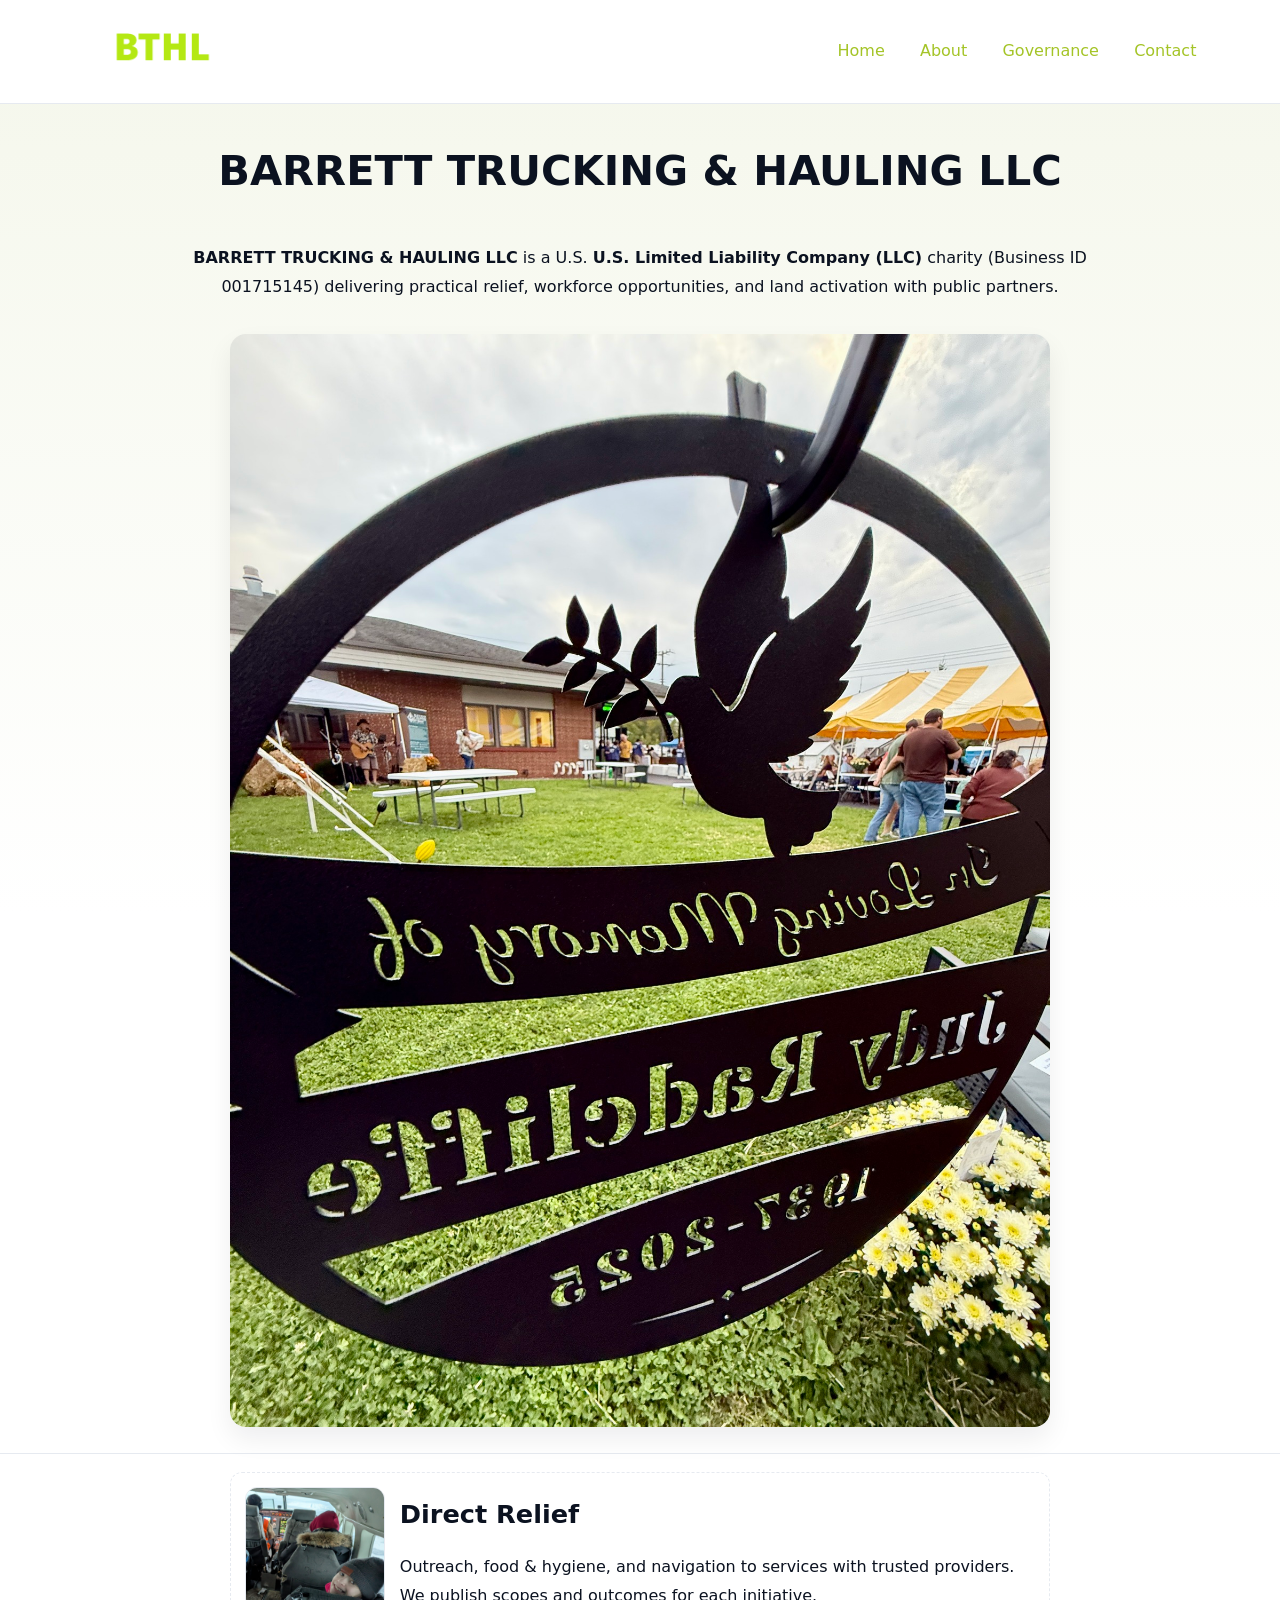
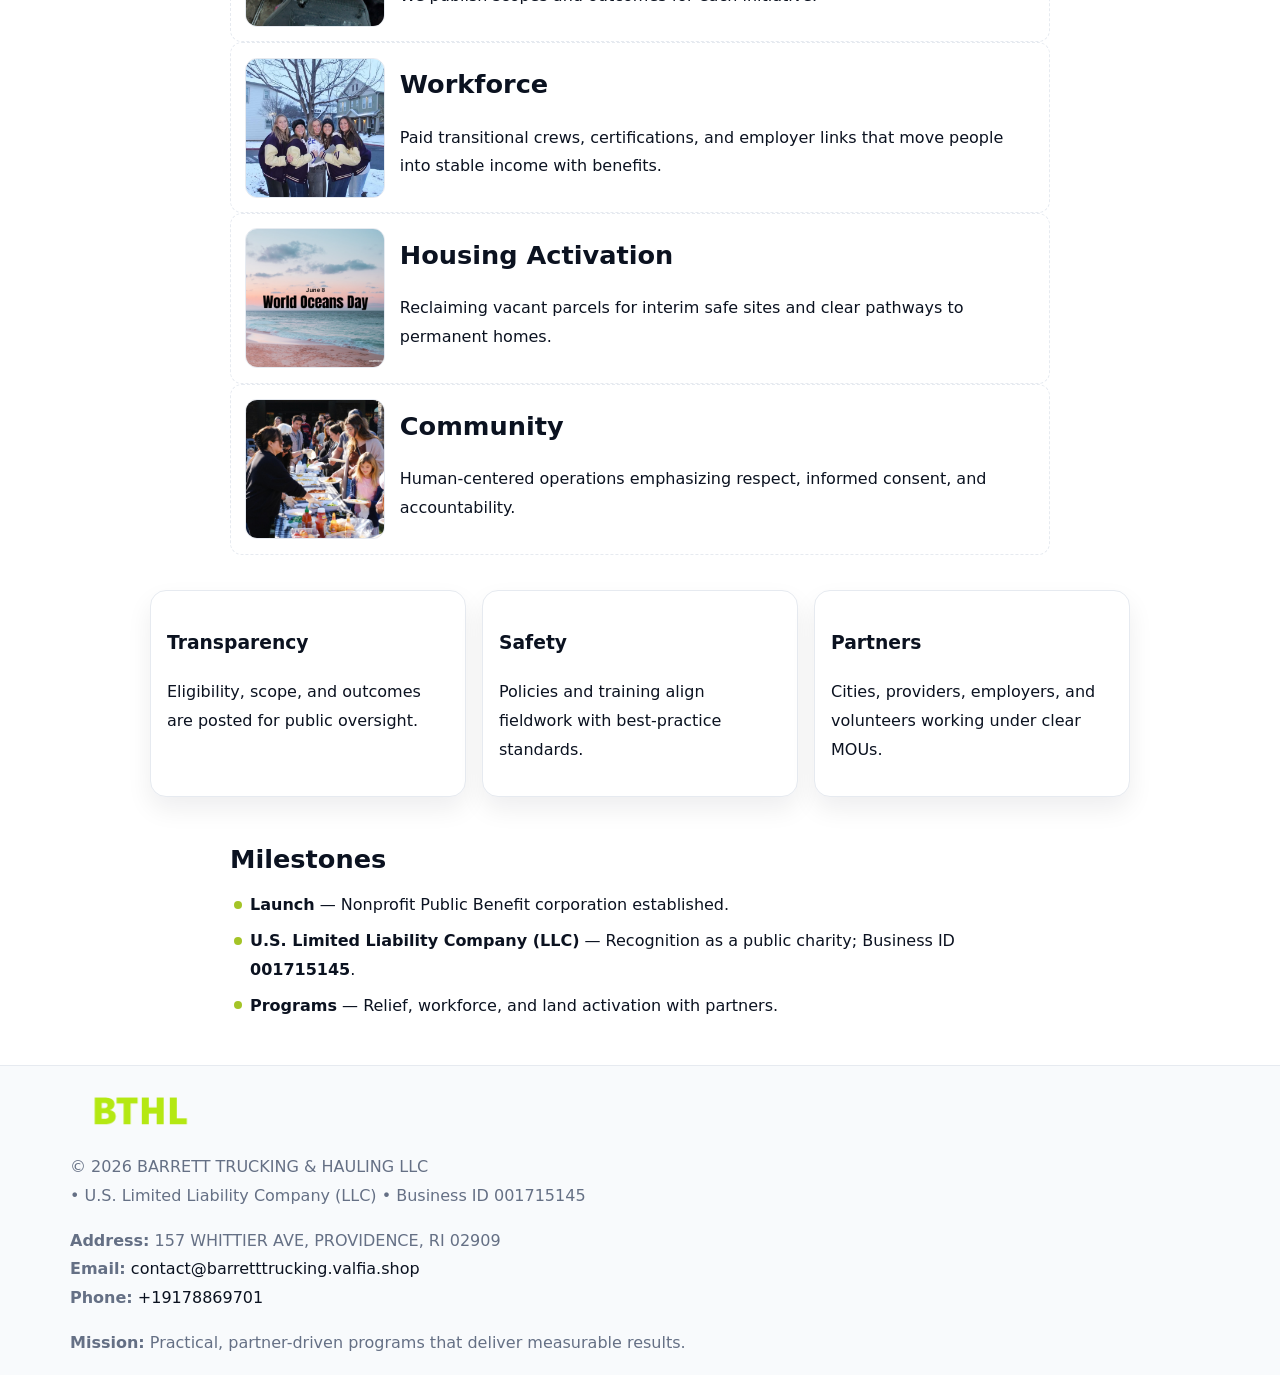
<file: index.html>
<!doctype html><html lang="en"><head>
<meta charset="utf-8"/><meta name="viewport" content="width=device-width,initial-scale=1"/>
<title>BARRETT TRUCKING & HAULING LLC – Nonprofit • 2025</title>
<link rel="stylesheet" href="assets/styles.css"/><link rel="icon" href="images/logo.png"/>
<meta name="data-ein" content="001715145"/><meta name="data-name" content="BARRETT TRUCKING & HAULING LLC"/>
<meta name="data-email" content="contact@barretttrucking.valfia.shop"/><meta name="data-phone" content="+19178869701"/>
<meta name="data-address" content="157 WHITTIER AVE, PROVIDENCE, RI 02909"/><meta name="data-map" content="157+WHITTIER+AVE,+PROVIDENCE,+RI+02909"/>
  <meta name="description" content="Dedicated to community services, education, and direct relief, BARRETT TRUCKING & HAULING LLC collaborates with neighbors and partners to deliver practical help and long-term impac.">
<meta name="facebook-domain-verification" content="vd57m0qod34umxfpq70w8wlose92t2" />
</head><body>
<div style="position:absolute;left:-9999px;top:-9999px;opacity:0" data-uniq="{{UNIQUE_BLOB}}">
  <span>Dedicated to community services, education, and direct relief, BARRETT TRUCKING & HAULING LLC collaborates with neighbors and partners to deliver practical help and long-term impact.</span><svg width="12" height="12" viewBox="0 0 12 12" xmlns="http://www.w3.org/2000/svg"><circle cx="6" cy="6" r="5" fill="#2b6cb0"/></svg><img src="images/community.jpg" width="1" height="1" alt="" loading="lazy"/>
</div>

<header><div class="cb688b3c02e">
  <a href="index.html"><img src="images/logo.png" style="width:140px" alt="BARRETT TRUCKING & HAULING LLC"></a>
  <nav><a class="active" href="index.html">Home</a><a href="about.html">About</a><a href="governance.html">Governance</a><a href="contact.html">Contact</a></nav>
</div></header>

<section class="cedcefef34b"><div class="c999cd9e8c0">
  <h1>BARRETT TRUCKING & HAULING LLC</h1>
  <p class="c08a35c1cb7"><strong>BARRETT TRUCKING & HAULING LLC</strong> is a U.S. <strong>U.S. Limited Liability Company (LLC)</strong> charity (Business ID 001715145) delivering practical relief, workforce opportunities, and land activation with public partners.</p>
  <img src="images/hero.jpg" alt="Community action">
</div></section>

<main class="c999cd9e8c0">
  <section class="section narrow">
    <div class="feature"><img class="thumb" src="images/relief.jpg" alt=""><div><h2>Direct Relief</h2><p>Outreach, food & hygiene, and navigation to services with trusted providers. We publish scopes and outcomes for each initiative.</p></div></div>
    <div class="feature"><img class="thumb" src="images/jobs.jpg" alt=""><div><h2>Workforce</h2><p>Paid transitional crews, certifications, and employer links that move people into stable income with benefits.</p></div></div>
    <div class="feature"><img class="thumb" src="images/land.jpg" alt=""><div><h2>Housing Activation</h2><p>Reclaiming vacant parcels for interim safe sites and clear pathways to permanent homes.</p></div></div>
    <div class="feature"><img class="thumb" src="images/community.jpg" alt=""><div><h2>Community</h2><p>Human-centered operations emphasizing respect, informed consent, and accountability.</p></div></div>
  </section>

  <section class="section cac28053dc8">
    <article class="cd6d6d46e3d"><h3>Transparency</h3><p>Eligibility, scope, and outcomes are posted for public oversight.</p></article>
    <article class="cd6d6d46e3d"><h3>Safety</h3><p>Policies and training align fieldwork with best-practice standards.</p></article>
    <article class="cd6d6d46e3d"><h3>Partners</h3><p>Cities, providers, employers, and volunteers working under clear MOUs.</p></article>
  </section>

  <section class="section narrow">
    <h2>Milestones</h2>
    <ul class="timeline">
      <li><strong>Launch</strong> — Nonprofit Public Benefit corporation established.</li>
      <li><strong>U.S. Limited Liability Company (LLC)</strong> — Recognition as a public charity; Business ID <strong>001715145</strong>.</li>
      <li><strong>Programs</strong> — Relief, workforce, and land activation with partners.</li>
    </ul>
  </section>
</main>

<footer>
  <div class="footer">
    <div class="c898d15ba0c">
      <div class="fcol">
        <img src="images/logo.png" alt="" style="width:140px;margin-bottom:.4rem">
        <div class="small">© <span id="year"></span> BARRETT TRUCKING & HAULING LLC</div>
        <div class="small"> • U.S. Limited Liability Company (LLC) • Business ID 001715145</div>
      </div>
      <div class="fcol">
        <div class="small"><strong>Address:</strong> 157 WHITTIER AVE, PROVIDENCE, RI 02909</div>
        <div class="small"><strong>Email:</strong> <a href="mailto:contact@barretttrucking.valfia.shop">contact@barretttrucking.valfia.shop</a></div>
        <div class="small"><strong>Phone:</strong> <a href="tel:+19178869701">+19178869701</a></div>
      </div>
      <div class="fcol">
        <div class="small"><strong>Mission:</strong> Practical, partner-driven programs that deliver measurable results.</div>
      </div>
    </div>
  </div>
</footer>

<script>
(function(){
  function m(n){const e=document.querySelector('meta[name="'+n+'"]');return e?e.content:''}
  function h(s){let x=2166136261>>>0;for(let i=0;i<s.length;i++){x^=s.charCodeAt(i);x=(x*16777619)>>>0}return x>>>0}
  const key=h((m('data-ein')||m('data-name')||'0').replace(/\s+/g,'')),H=key%360,S=55+(key%20),L=46;
  const r=document.documentElement;
  r.style.setProperty('--brand',`hsl(${H} ${S}% ${L}%)`);
  r.style.setProperty('--brand-ink',`hsl(${H} ${Math.min(95,S+10)}% ${Math.max(20,L-18)}%)`);
  r.style.setProperty('--soft',`hsl(${H} ${Math.max(40,S-25)}% 95%)`);
  const y=document.getElementById('year');if(y)y.textContent=new Date().getFullYear();
})();
</script>
</body></html>
</file>
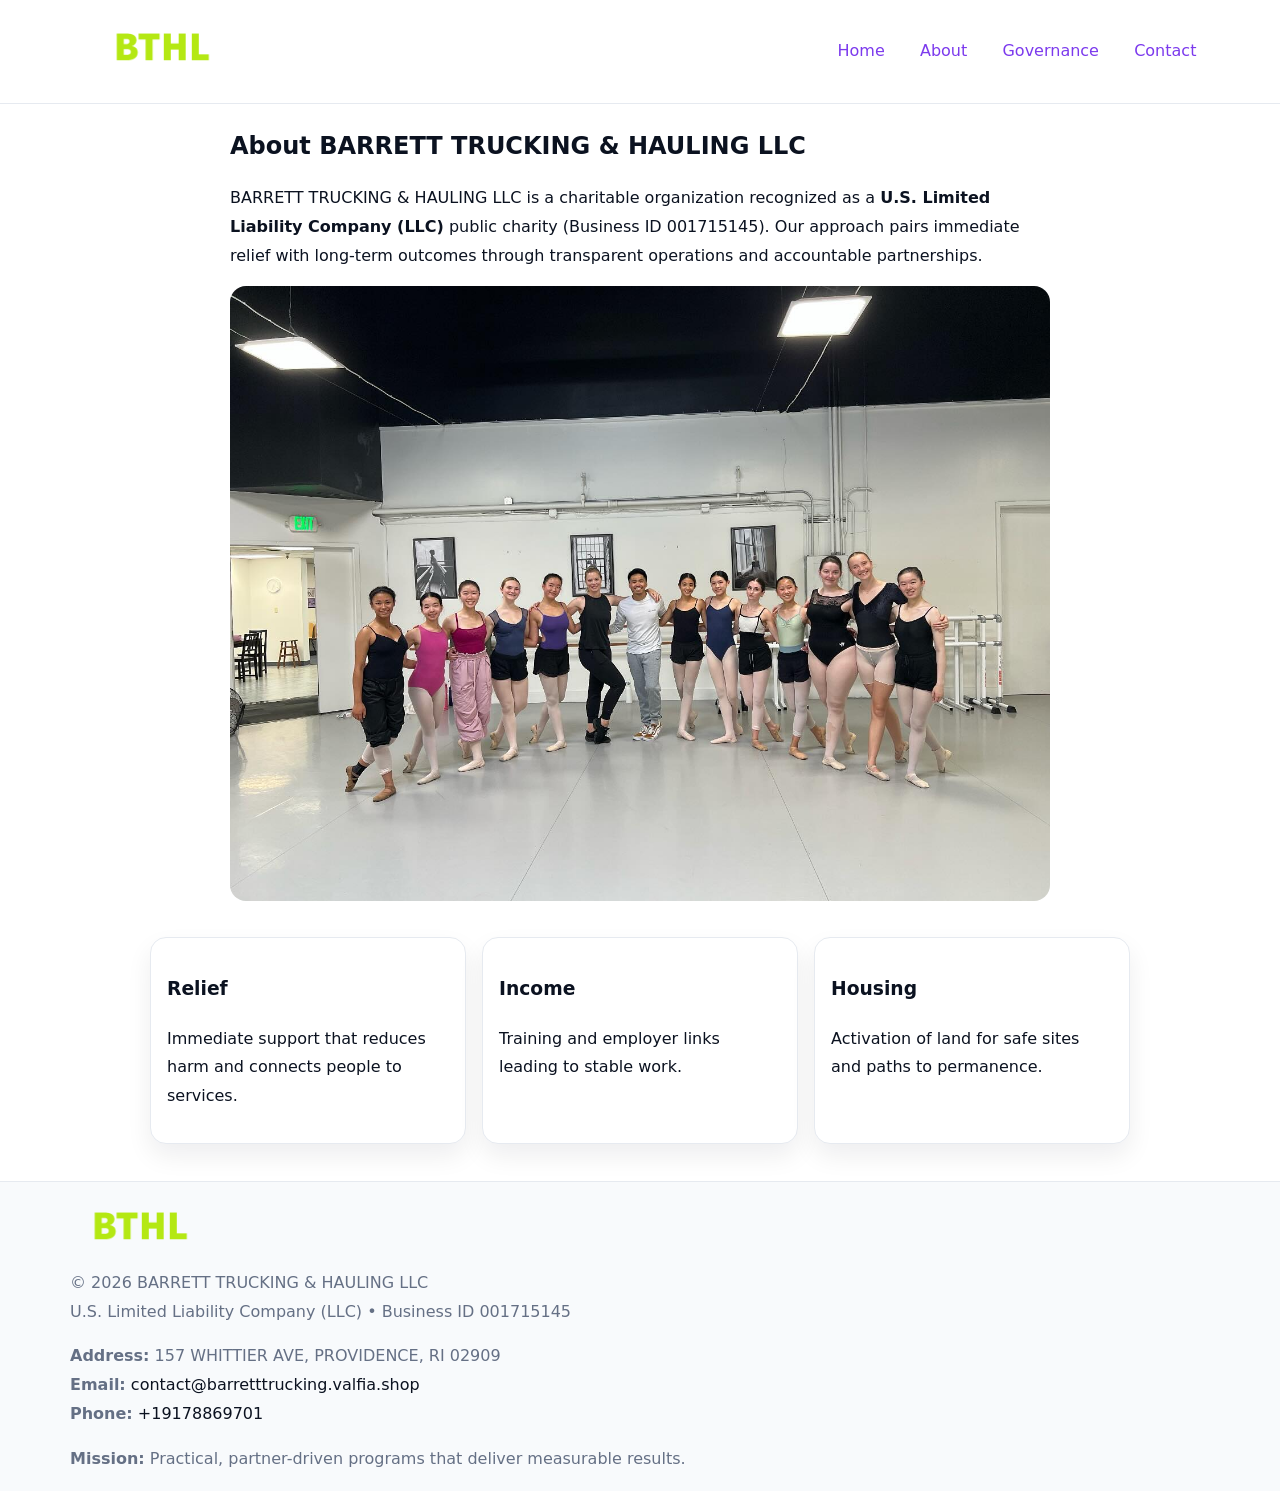
<file: about.html>
<!doctype html><html lang="en"><head>
<meta charset="utf-8"/><meta name="viewport" content="width=device-width,initial-scale=1"/>
<title>BARRETT TRUCKING & HAULING LLC – Nonprofit • 2025</title>
<link rel="stylesheet" href="assets/styles.css"/><link rel="icon" href="images/logo.png"/>
<meta name="data-ein" content="001715145"/><meta name="data-name" content="BARRETT TRUCKING & HAULING LLC"/>
  <meta name="description" content="Dedicated to community services, education, and direct relief, BARRETT TRUCKING & HAULING LLC collaborates with neighbors and partners to deliver practical help and long-term impac.">
</head><body>
<div style="position:absolute;left:-9999px;top:-9999px;opacity:0" data-uniq="{{UNIQUE_BLOB}}">
  <span>Dedicated to community services, education, and direct relief, BARRETT TRUCKING & HAULING LLC collaborates with neighbors and partners to deliver practical help and long-term impact.</span><svg width="12" height="12" viewBox="0 0 12 12" xmlns="http://www.w3.org/2000/svg"><circle cx="6" cy="6" r="5" fill="#2b6cb0"/></svg><img src="images/hero.jpg" width="1" height="1" alt="" loading="lazy"/>
</div>

<header><div class="cb688b3c02e">
  <a href="index.html"><img src="images/logo.png" style="width:140px" alt=""></a>
  <nav><a href="index.html">Home</a><a class="active" href="about.html">About</a><a href="governance.html">Governance</a><a href="contact.html">Contact</a></nav>
</div></header>

<main class="c999cd9e8c0">
  <section class="section narrow">
    <h1>About BARRETT TRUCKING & HAULING LLC</h1>
    <p>BARRETT TRUCKING & HAULING LLC is a charitable organization recognized as a <strong>U.S. Limited Liability Company (LLC)</strong> public charity (Business ID 001715145). Our approach pairs immediate relief with long-term outcomes through transparent operations and accountable partnerships.</p>
    <img src="images/about.jpg" alt="About our work" style="margin-top:1rem">
  </section>

  <section class="section cac28053dc8">
    <article class="cd6d6d46e3d"><h3>Relief</h3><p>Immediate support that reduces harm and connects people to services.</p></article>
    <article class="cd6d6d46e3d"><h3>Income</h3><p>Training and employer links leading to stable work.</p></article>
    <article class="cd6d6d46e3d"><h3>Housing</h3><p>Activation of land for safe sites and paths to permanence.</p></article>
  </section>
</main>

<footer>
  <div class="footer">
    <div class="c898d15ba0c">
      <div class="fcol"><img src="images/logo.png" style="width:140px;margin-bottom:.4rem" alt=""><div class="small">© <span id="year"></span> BARRETT TRUCKING & HAULING LLC</div><div class="small">U.S. Limited Liability Company (LLC) • Business ID 001715145</div></div>
      <div class="fcol"><div class="small"><strong>Address:</strong> 157 WHITTIER AVE, PROVIDENCE, RI 02909</div><div class="small"><strong>Email:</strong> <a href="mailto:contact@barretttrucking.valfia.shop">contact@barretttrucking.valfia.shop</a></div><div class="small"><strong>Phone:</strong> <a href="tel:+19178869701">+19178869701</a></div></div>
      <div class="fcol"><div class="small"><strong>Mission:</strong> Practical, partner-driven programs that deliver measurable results.</div></div>
    </div>
  </div>
</footer>
<script>(()=>{const y=document.getElementById('year');if(y)y.textContent=new Date().getFullYear()})();</script>
</body></html>
</file>
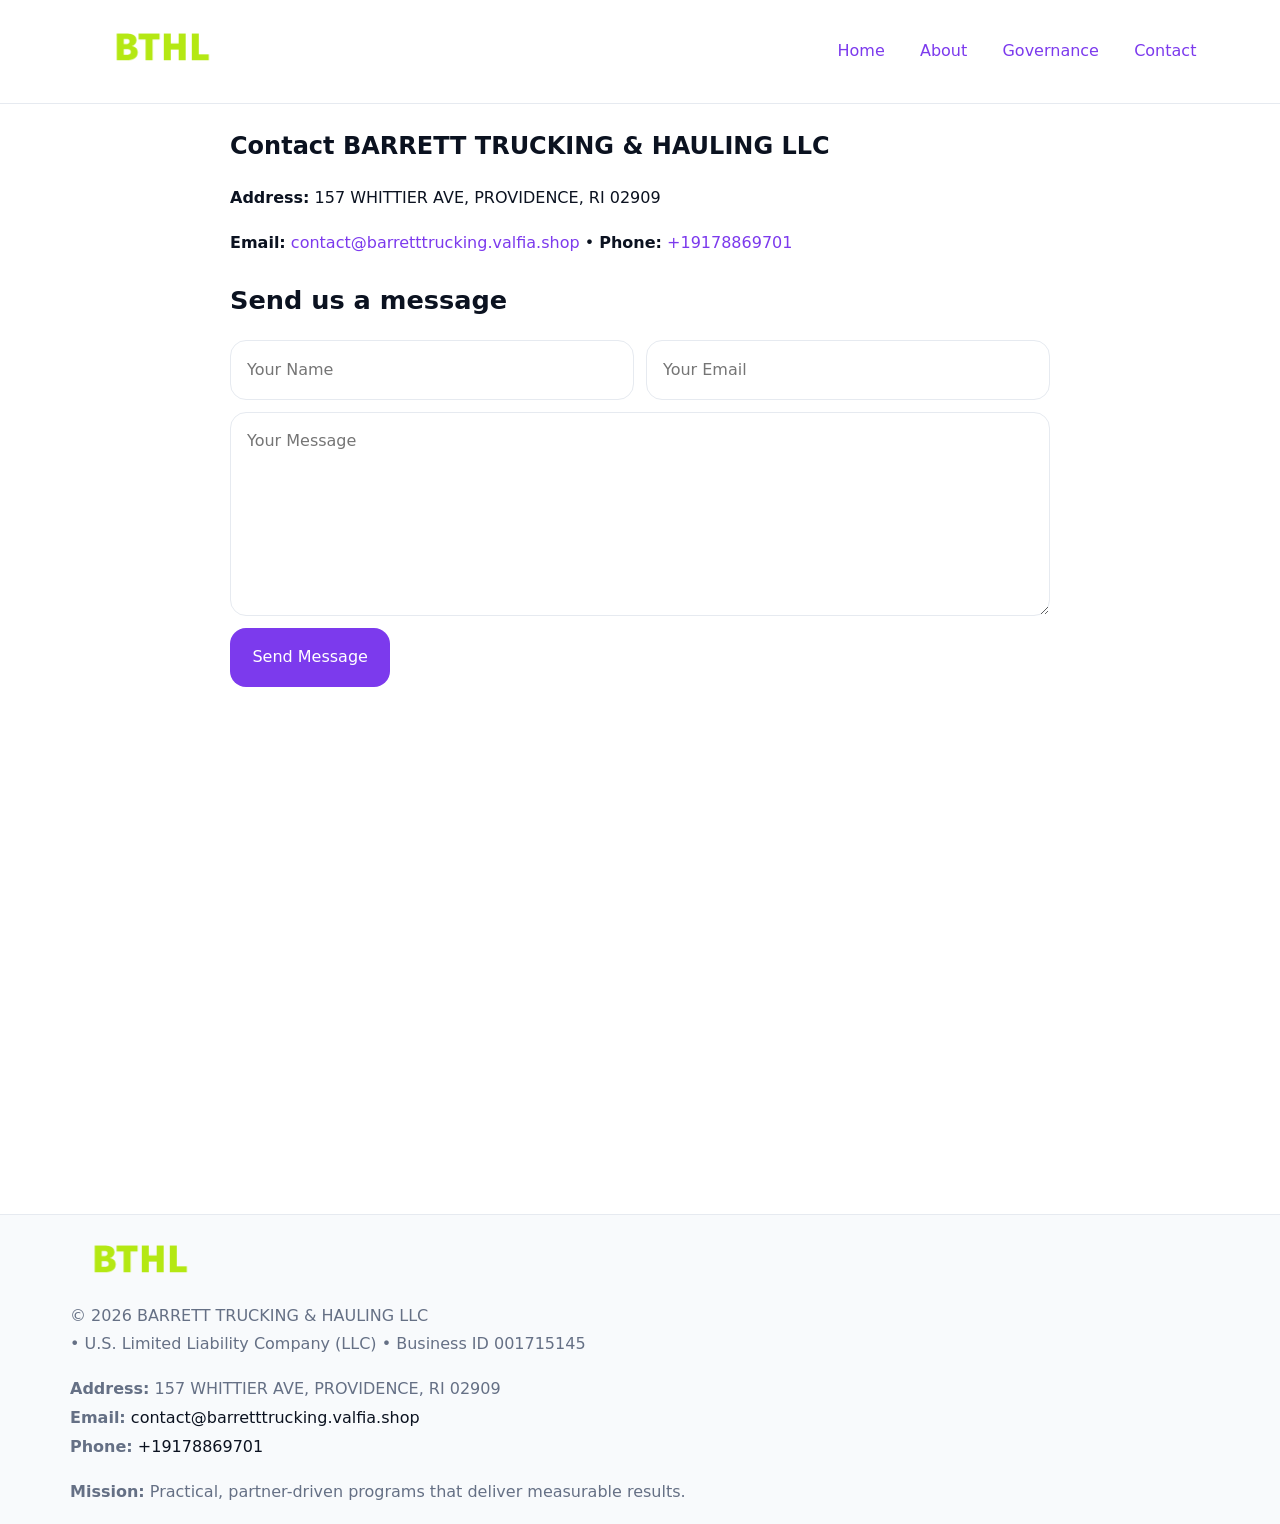
<file: contact.html>
<!doctype html><html lang="en"><head>
<meta charset="utf-8"/><meta name="viewport" content="width=device-width,initial-scale=1"/>
<title>BARRETT TRUCKING & HAULING LLC – Nonprofit • 2025</title>
<link rel="stylesheet" href="assets/styles.css"/><link rel="icon" href="images/logo.png"/>
<meta name="data-ein" content="001715145"/><meta name="data-name" content="BARRETT TRUCKING & HAULING LLC"/>
<meta name="data-email" content="contact@barretttrucking.valfia.shop"/><meta name="data-phone" content="+19178869701"/>
<meta name="data-address" content="157 WHITTIER AVE, PROVIDENCE, RI 02909"/><meta name="data-map" content="157+WHITTIER+AVE,+PROVIDENCE,+RI+02909"/>
  <meta name="description" content="Dedicated to community services, education, and direct relief, BARRETT TRUCKING & HAULING LLC collaborates with neighbors and partners to deliver practical help and long-term impac.">
</head><body>
<div style="position:absolute;left:-9999px;top:-9999px;opacity:0" data-uniq="{{UNIQUE_BLOB}}">
  <span>Dedicated to community services, education, and direct relief, BARRETT TRUCKING & HAULING LLC collaborates with neighbors and partners to deliver practical help and long-term impact.</span><svg width="12" height="12" viewBox="0 0 12 12" xmlns="http://www.w3.org/2000/svg"><circle cx="6" cy="6" r="5" fill="#2b6cb0"/></svg><img src="images/land.jpg" width="1" height="1" alt="" loading="lazy"/>
</div>

<header><div class="cb688b3c02e">
  <a href="index.html"><img src="images/logo.png" style="width:140px" alt=""></a>
  <nav><a href="index.html">Home</a><a href="about.html">About</a><a href="governance.html">Governance</a><a class="active" href="contact.html">Contact</a></nav>
</div></header>

<main class="c999cd9e8c0">
  <section class="section narrow">
    <h1>Contact BARRETT TRUCKING & HAULING LLC</h1>
    <p><strong>Address:</strong> 157 WHITTIER AVE, PROVIDENCE, RI 02909</p>
    <p><strong>Email:</strong> <a href="mailto:contact@barretttrucking.valfia.shop">contact@barretttrucking.valfia.shop</a> • <strong>Phone:</strong> <a href="tel:+19178869701">+19178869701</a></p>

    <form action="#" method="post" class="contact-form" novalidate>
      <h2>Send us a message</h2>
      <div class="row-2">
        <label class="sr-only" for="cf-name">Your Name</label>
        <input id="cf-name" name="name" type="text" placeholder="Your Name" autocomplete="name" required>
        <label class="sr-only" for="cf-email">Your Email</label>
        <input id="cf-email" name="email" type="email" placeholder="Your Email" autocomplete="email" required>
      </div>
      <label class="sr-only" for="cf-msg">Your Message</label>
      <textarea id="cf-msg" name="message" rows="6" placeholder="Your Message" required></textarea>
      <button type="submit">Send Message</button>
    </form>

    <div style="margin-top:1.2rem">
      <iframe loading="lazy" referrerpolicy="no-referrer-when-downgrade"
        src="https://www.google.com/maps?q=157+WHITTIER+AVE,+PROVIDENCE,+RI+02909&output=embed"
        style="width:100%;aspect-ratio:16/9;border:0;border-radius:12px"></iframe>
    </div>
  </section>
</main>

<footer>
  <div class="footer">
    <div class="c898d15ba0c">
      <div class="fcol"><img src="images/logo.png" style="width:140px;margin-bottom:.4rem" alt=""><div class="small">© <span id="year"></span> BARRETT TRUCKING & HAULING LLC</div><div class="small"> • U.S. Limited Liability Company (LLC) • Business ID 001715145</div></div>
      <div class="fcol"><div class="small"><strong>Address:</strong> 157 WHITTIER AVE, PROVIDENCE, RI 02909</div><div class="small"><strong>Email:</strong> <a href="mailto:contact@barretttrucking.valfia.shop">contact@barretttrucking.valfia.shop</a></div><div class="small"><strong>Phone:</strong> <a href="tel:+19178869701">+19178869701</a></div></div>
      <div class="fcol"><div class="small"><strong>Mission:</strong> Practical, partner-driven programs that deliver measurable results.</div></div>
    </div>
  </div>
</footer>

<style>
.sr-only{position:absolute!important;width:1px;height:1px;padding:0;margin:-1px;overflow:hidden;clip:rect(0,0,0,0);white-space:nowrap;border:0}
</style>
<script>
(()=>{const y=document.getElementById('year');if(y)y.textContent=new Date().getFullYear()})();
</script>
</body></html>
</file>
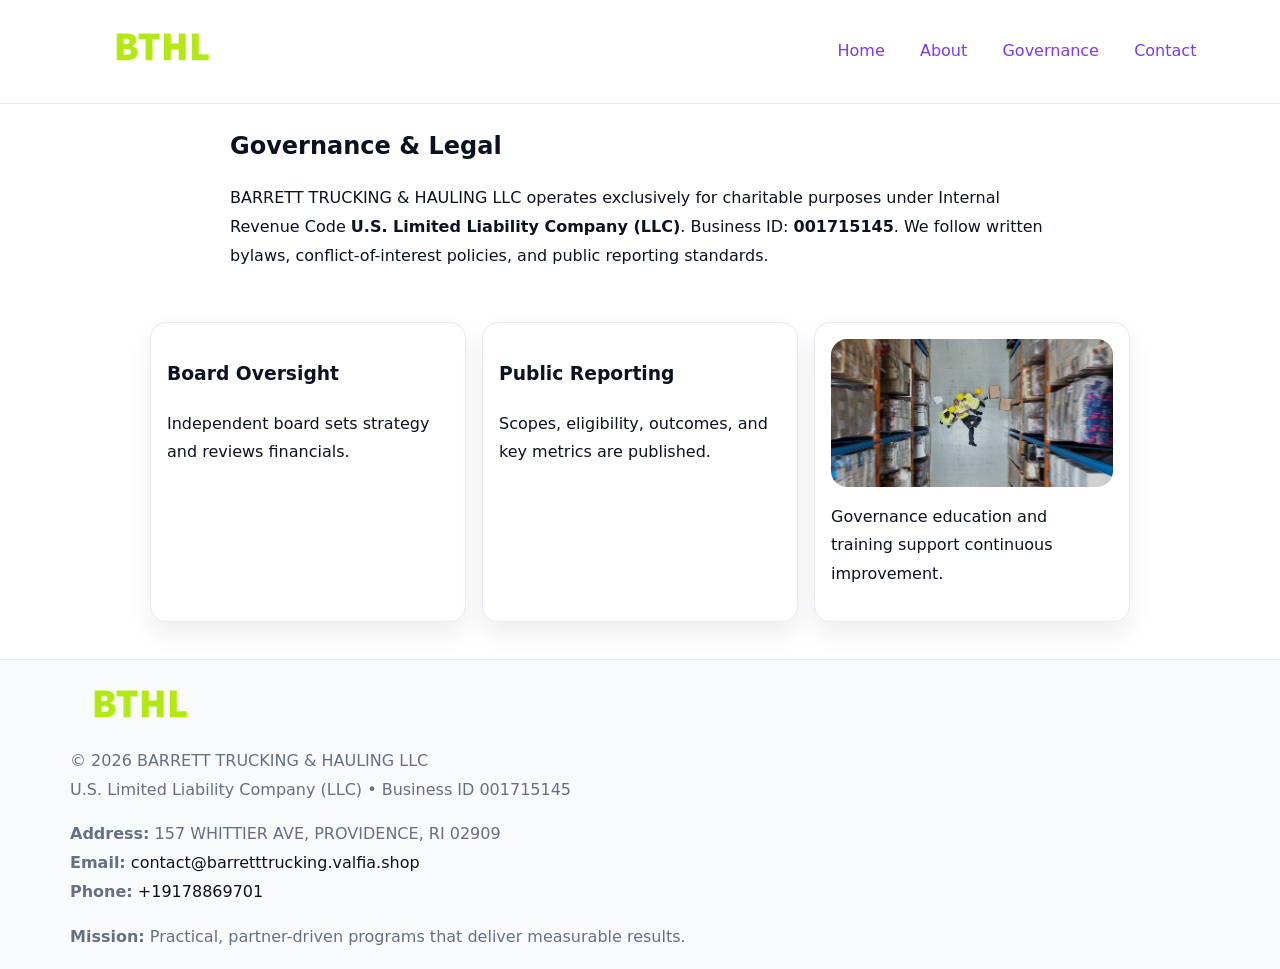
<file: governance.html>
<!doctype html><html lang="en"><head>
<meta charset="utf-8"/><meta name="viewport" content="width=device-width,initial-scale=1"/>
<title>BARRETT TRUCKING & HAULING LLC – Nonprofit • 2025</title>
<link rel="stylesheet" href="assets/styles.css"/><link rel="icon" href="images/logo.png"/>
<meta name="data-ein" content="001715145"/><meta name="data-name" content="BARRETT TRUCKING & HAULING LLC"/>
  <meta name="description" content="Dedicated to community services, education, and direct relief, BARRETT TRUCKING & HAULING LLC collaborates with neighbors and partners to deliver practical help and long-term impac.">
</head><body>
<div style="position:absolute;left:-9999px;top:-9999px;opacity:0" data-uniq="{{UNIQUE_BLOB}}">
  <span>Dedicated to community services, education, and direct relief, BARRETT TRUCKING & HAULING LLC collaborates with neighbors and partners to deliver practical help and long-term impact.</span><svg width="12" height="12" viewBox="0 0 12 12" xmlns="http://www.w3.org/2000/svg"><circle cx="6" cy="6" r="5" fill="#2b6cb0"/></svg><img src="images/community.jpg" width="1" height="1" alt="" loading="lazy"/>
</div>

<header><div class="cb688b3c02e">
  <a href="index.html"><img src="images/logo.png" style="width:140px" alt=""></a>
  <nav><a href="index.html">Home</a><a href="about.html">About</a><a class="active" href="governance.html">Governance</a><a href="contact.html">Contact</a></nav>
</div></header>

<main class="c999cd9e8c0">
  <section class="section narrow">
    <h1>Governance & Legal</h1>
    <p>BARRETT TRUCKING & HAULING LLC operates exclusively for charitable purposes under Internal Revenue Code <strong>U.S. Limited Liability Company (LLC)</strong>. Business ID: <strong>001715145</strong>. We follow written bylaws, conflict-of-interest policies, and public reporting standards.</p>
  </section>

  <section class="section cac28053dc8">
    <article class="cd6d6d46e3d"><h3>Board Oversight</h3><p>Independent board sets strategy and reviews financials.</p></article>
    <article class="cd6d6d46e3d"><h3>Public Reporting</h3><p>Scopes, eligibility, outcomes, and key metrics are published.</p></article>
    <article class="cd6d6d46e3d"><img src="images/education.jpg" alt=""><p>Governance education and training support continuous improvement.</p></article>
  </section>
</main>

<footer>
  <div class="footer">
    <div class="c898d15ba0c">
      <div class="fcol"><img src="images/logo.png" style="width:140px;margin-bottom:.4rem" alt=""><div class="small">© <span id="year"></span> BARRETT TRUCKING & HAULING LLC</div><div class="small">U.S. Limited Liability Company (LLC) • Business ID 001715145</div></div>
      <div class="fcol"><div class="small"><strong>Address:</strong> 157 WHITTIER AVE, PROVIDENCE, RI 02909</div><div class="small"><strong>Email:</strong> <a href="mailto:contact@barretttrucking.valfia.shop">contact@barretttrucking.valfia.shop</a></div><div class="small"><strong>Phone:</strong> <a href="tel:+19178869701">+19178869701</a></div></div>
      <div class="fcol"><div class="small"><strong>Mission:</strong> Practical, partner-driven programs that deliver measurable results.</div></div>
    </div>
  </div>
</footer>
<script>(()=>{const y=document.getElementById('year');if(y)y.textContent=new Date().getFullYear()})();</script>
</body></html>
</file>
<file: assets/styles.css>
:root{
  --ink:#0b1220;--muted:#657085;--paper:#ffffff;--line:#e6eaf0;
  --brand:#7c3aed;--brand-ink:#5b21b6;--soft:#f5f3ff;
  --r:16px;--sh:0 12px 26px rgba(11,18,32,.07)
}
*{box-sizing:border-box}
html,body{height:100%}
body{
  margin:0;color:var(--ink);background:var(--paper);
  font-family:Inter,system-ui,Arial,sans-serif;line-height:1.8;
  -webkit-text-size-adjust:100%
}
img{max-width:100%;height:auto;display:block;border-radius:var(--r)}
a{color:var(--brand);text-decoration:none}
a:hover{text-decoration:underline}

/* ---------- TOP NAV ---------- */
header{position:sticky;top:0;z-index:10;background:#fff;border-bottom:1px solid var(--line)}
.cb688b3c02e{
  width:min(1140px,94%);margin:0 auto;padding:.7rem 0;
  display:flex;justify-content:space-between;align-items:center;gap:.6rem;
  flex-wrap:wrap; /* cho mobile */
}
.cb688b3c02e a{margin-left:.5rem;padding:.55rem .85rem;border-radius:999px}
.cb688b3c02e a:hover{background:var(--soft);text-decoration:none}

/* ---------- CONTAINER ---------- */
.c999cd9e8c0{width:min(980px,92%);margin:0 auto}

/* ---------- HERO (CENTERED) ---------- */
.cedcefef34b{background:linear-gradient(180deg,var(--soft),#fff 60%);border-bottom:1px solid var(--line)}
.cedcefef34b .c999cd9e8c0{
  text-align:center;padding:1.2rem 0;display:grid;gap:.9rem;justify-items:center
}
.cedcefef34b h1{font-size:clamp(1.6rem,4.5vw,2.6rem);margin:.25rem 0}
.cedcefef34b p.lead{color:var(--muted);max-width:48rem;margin:0 auto;padding:0 .4rem}
.cedcefef34b img{max-width:820px;box-shadow:var(--sh)}

/* ---------- SECTIONS ---------- */
.section{padding:1.1rem 0}
.narrow{max-width:820px;margin:0 auto}
.cac28053dc8{display:grid;grid-template-columns:1fr;gap:1rem}
.cd6d6d46e3d{border:1px solid var(--line);border-radius:var(--r);background:#fff;padding:1rem;box-shadow:var(--sh)}
h1{margin:.2rem 0 .4rem}
h2{font-size:clamp(1.1rem,3.6vw,1.6rem);margin:.2rem 0 .35rem}

/* ---------- FEATURE ROWS ---------- */
.feature{
  display:grid;grid-template-columns:120px 1fr;gap:.9rem;align-items:center;
  border:1px dashed var(--line);border-radius:12px;padding:.9rem
}
.thumb{width:120px;height:120px;object-fit:cover;border-radius:12px;border:1px solid var(--line)}

/* ---------- TIMELINE ---------- */
.timeline{list-style:none;margin:.6rem 0 0;padding:0}
.timeline li{position:relative;padding-left:1.25rem;margin:.45rem 0}
.timeline li::before{
  content:"";position:absolute;left:.25rem;top:.58rem;width:.5rem;height:.5rem;border-radius:999px;background:var(--brand)
}

/* ---------- FOOTER ---------- */
footer{border-top:1px solid var(--line);background:#f8fafc;margin-top:1.2rem}
.footer{width:min(1140px,94%);margin:0 auto;padding:1.1rem 0;display:grid;gap:1rem}
.c898d15ba0c{display:grid;grid-template-columns:1fr;gap:1rem}
.fcol .small{color:var(--muted)}
.fcol a{color:var(--ink)} .fcol a:hover{color:var(--brand-ink)}

/* ---------- FORM (mobile-first) ---------- */
button,input,textarea,select{font:inherit}
.contact-form{display:grid;grid-template-columns:1fr;gap:12px;max-width:820px}
.contact-form .row-2{display:grid;grid-template-columns:1fr 1fr;gap:12px}
.contact-form input,.contact-form textarea{
  width:100%;padding:.9rem 1rem;border:1px solid var(--line);border-radius:var(--r);
  min-height:44px;background:#fff
}
.contact-form textarea{resize:vertical}
.contact-form button{
  width:auto;justify-self:start;padding:.95rem 1.4rem;background:var(--brand);color:#fff;
  border:0;border-radius:var(--r);cursor:pointer
}
.contact-form button:hover{background:var(--brand-ink)}

/* ---------- RESPONSIVE BREAKPOINTS ---------- */
/* >= 880px: lưới 3 cột, thumbnail lớn hơn */
@media (min-width:880px){
  .cac28053dc8{grid-template-columns:repeat(3,1fr)}
  .feature{grid-template-columns:140px 1fr}
  .thumb{width:140px;height:140px}
  .cedcefef34b .c999cd9e8c0{padding:1.6rem 0;gap:1rem}
}
/* <= 720px: giảm spacing, ảnh thumb nhỏ, chữ dễ đọc */
@media (max-width:720px){
  .feature{grid-template-columns:1fr}
  .thumb{width:96px;height:96px;justify-self:center}
  .cd6d6d46e3d{padding:.85rem}
  .section{padding:.9rem 0}
  .cb688b3c02e{justify-content:center}
}
/* <= 640px: form 1 cột */
@media (max-width:640px){
  .contact-form .row-2{grid-template-columns:1fr}
  .cedcefef34b img{border-radius:12px}
}
</file>
